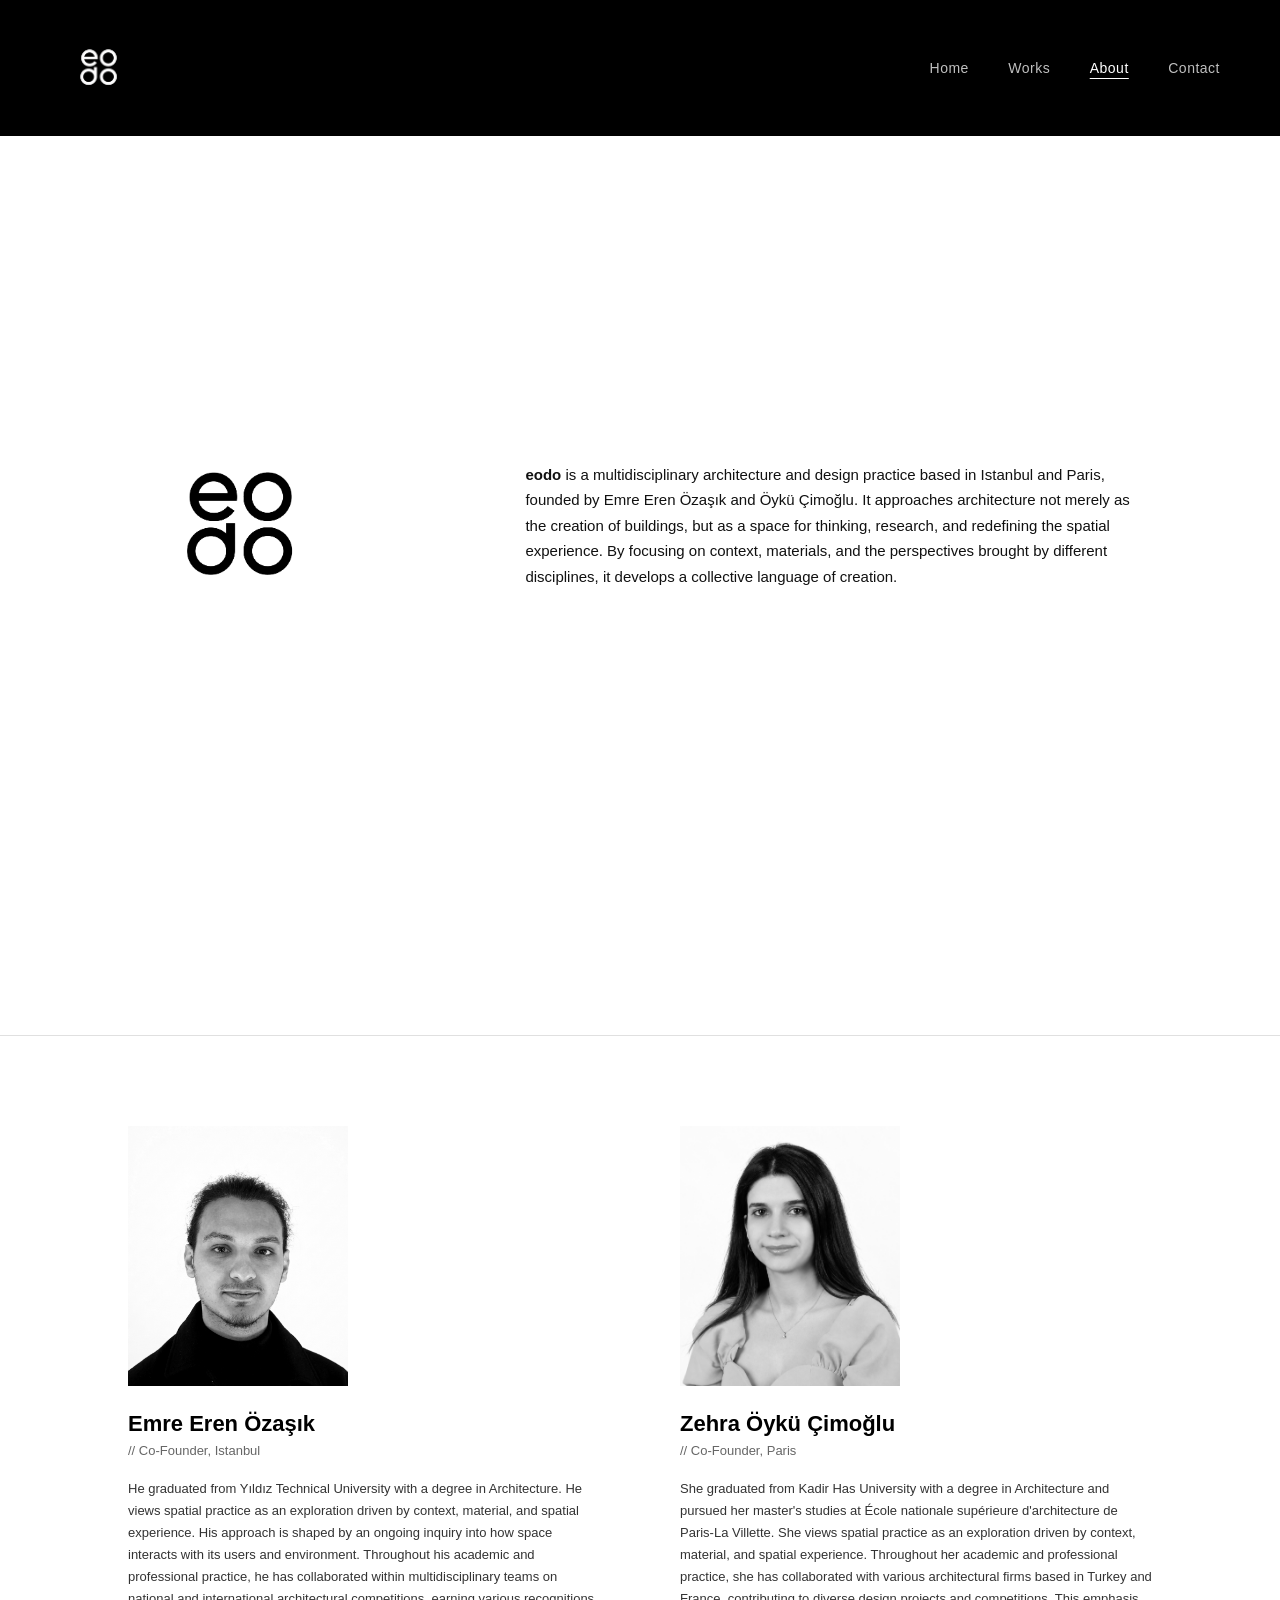
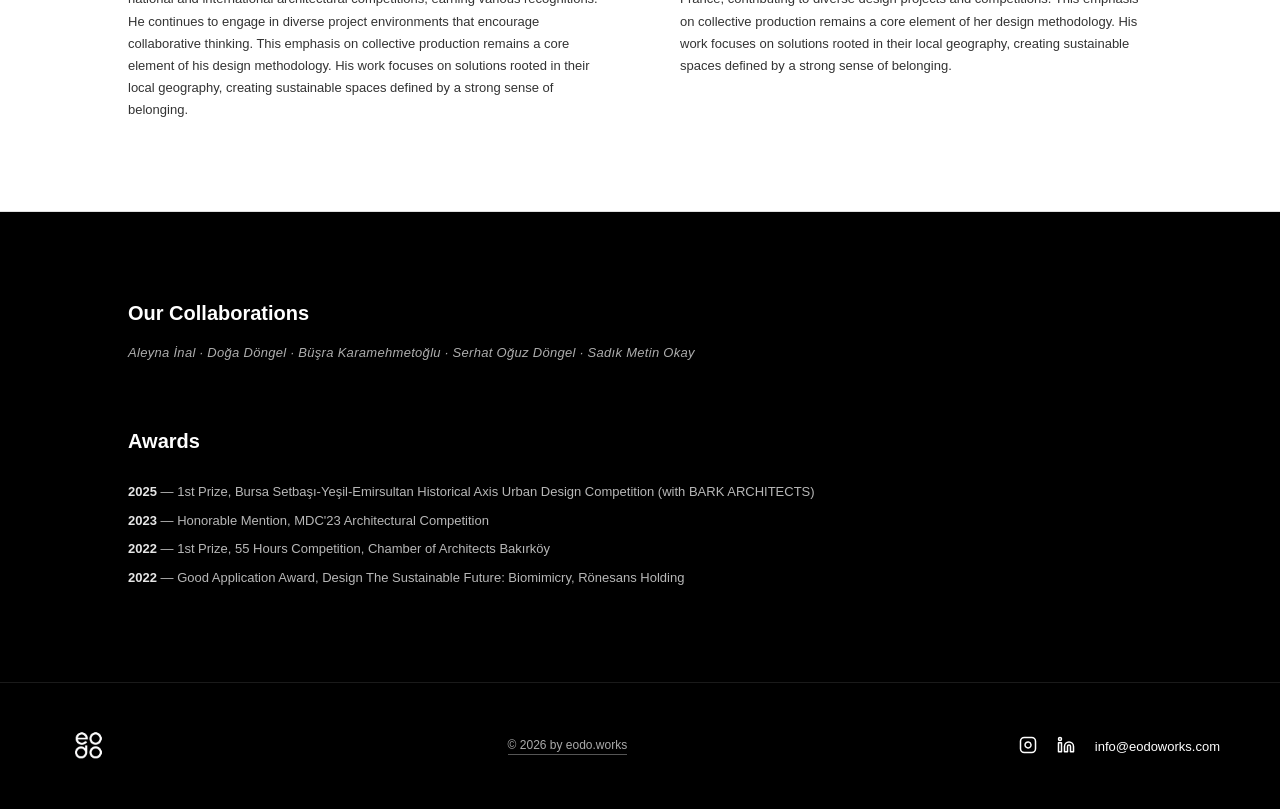
<file: about.html>
<!DOCTYPE html>
<html lang="en">
<head>
    <meta charset="UTF-8">
    <meta name="viewport" content="width=device-width, initial-scale=1.0">
    <title>eodo — Architecture, Design, Research, Urbanism</title>
    <meta name="description" content="eodo is an independent architectural and design practice based in Istanbul and Paris, founded by Emre Eren Özaşık and Öykü Çimoğlu.">
    <meta name="keywords" content="eodo, eodoworks, eodo works, mimarlık pratiği, architecture practice, istanbul, paris, emre eren özaşık, öykü çimoğlu">
    
    <!-- Google ve Sosyal Medya Önizleme Etiketleri -->
    <meta property="og:title" content="eodo — Architecture & Design Practice">
    <meta property="og:description" content="Independent architectural and design practice operating across Istanbul and Paris.">
    <meta property="og:url" content="https://eodoworks.com/">
    <meta property="og:type" content="website">

    <link rel="icon" type="image/png" href="favicon.png">
    <link rel="stylesheet" href="style.css">
</head>
<script>
    // Sağ tık menüsünü engelleme
    document.addEventListener('contextmenu', function(e) {
        e.preventDefault();
    });

    // Klavye üzerinden görsel sürükleme veya kaydetme kısayollarını engelleme
    document.addEventListener('dragstart', function(e) {
        if (e.target.nodeName === 'IMG' || e.target.nodeName === 'VIDEO') {
            e.preventDefault();
        }
    });
</script>
<body>

    <header>
        <a href="index.html" class="nav-logo">
            <img src="logo-white.png" alt="eodo">
        </a>
        <nav>
            <a href="index.html">Home</a>
            <a href="works.html">Works</a>
            <a href="about.html" class="active">About</a>
            <a href="contact.html">Contact</a>
        </nav>
    </header>

    <main>
        <!-- Üst Bölüm (İlk Ekran - Sadece Yatay Logo ve Manifest) -->
        <section class="bg-white" style="min-height: 100vh; display: flex; flex-direction: column; justify-content: center; padding: 60px 10%; border-bottom: 1px solid #e0e0e0;">
            <div class="about-intro-container" style="display: flex; gap: 60px; align-items: center;">
                <div style="width: 35%;">
                    <img src="logo-black.png" alt="eodo" style="width: 220px; height: auto; display: block;">
                </div>
                <p style="width: 65%; font-size: 15px; line-height: 1.7; color: #111111;">
                    <strong>eodo</strong> is a multidisciplinary architecture and design practice based in Istanbul and Paris, founded by Emre Eren Özaşık and Öykü Çimoğlu. It approaches architecture not merely as the creation of buildings, but as a space for thinking, research, and redefining the spatial experience. By focusing on context, materials, and the perspectives brought by different disciplines, it develops a collective language of creation.
                </p>
            </div>
        </section>

        <!-- Orta Bölüm (Beyaz Arka Plan - Kurucular) -> Efektli -->
        <section class="bg-white scroll-reveal" style="padding: 90px 10%; border-bottom: 1px solid #e0e0e0;">
            <div class="founders-container" style="display: flex; gap: 80px;">
                <!-- Emre Eren Özaşık -->
                <div class="founder-card" style="flex: 1;">
                    <img src="emre.jpg" alt="Emre Eren Özaşık" style="width: 220px; height: 260px; object-fit: cover; filter: grayscale(100%); margin-bottom: 25px; display: block;">
                    <h3 style="font-size: 22px; font-weight: bold; margin-bottom: 6px; color: #000000;">Emre Eren Özaşık</h3>
                    <p style="font-size: 13px; color: #666666; margin-bottom: 20px;">// Co-Founder, Istanbul</p>
                    <p style="font-size: 13px; line-height: 1.7; color: #333333;">
                        He graduated from Yıldız Technical University with a degree in Architecture. He views spatial practice as an exploration driven by context, material, and spatial experience. His approach is shaped by an ongoing inquiry into how space interacts with its users and environment. Throughout his academic and professional practice, he has collaborated within multidisciplinary teams on national and international architectural competitions, earning various recognitions. He continues to engage in diverse project environments that encourage collaborative thinking. This emphasis on collective production remains a core element of his design methodology. His work focuses on solutions rooted in their local geography, creating sustainable spaces defined by a strong sense of belonging.
                    </p>
                </div>

                <!-- Zehra Öykü Çimoğlu -->
                <div class="founder-card" style="flex: 1;">
                    <img src="oyku.jpg" alt="Zehra Öykü Çimoğlu" style="width: 220px; height: 260px; object-fit: cover; filter: grayscale(100%); margin-bottom: 25px; display: block;">
                    <h3 style="font-size: 22px; font-weight: bold; margin-bottom: 6px; color: #000000;">Zehra Öykü Çimoğlu</h3>
                    <p style="font-size: 13px; color: #666666; margin-bottom: 20px;">// Co-Founder, Paris</p>
                    <p style="font-size: 13px; line-height: 1.7; color: #333333;">
                        She graduated from Kadir Has University with a degree in Architecture and pursued her master's studies at École nationale supérieure d'architecture de Paris-La Villette. She views spatial practice as an exploration driven by context, material, and spatial experience. Throughout her academic and professional practice, she has collaborated with various architectural firms based in Turkey and France, contributing to diverse design projects and competitions. This emphasis on collective production remains a core element of her design methodology. His work focuses on solutions rooted in their local geography, creating sustainable spaces defined by a strong sense of belonging.
                    </p>
                </div>
            </div>
        </section>

        <!-- Alt Bölüm (Siyah Arka Plan - Our Collaborations & Awards) -> Efektli -->
        <section class="bg-black scroll-reveal" style="padding: 90px 10%;">
            <div style="margin-bottom: 70px;">
                <h3 style="font-size: 20px; font-weight: bold; margin-bottom: 20px; color: #ffffff;">Our Collaborations</h3>
                <p style="font-size: 13px; opacity: 0.85; font-style: italic; letter-spacing: 0.3px; color: #cccccc;">
                    Aleyna İnal · Doğa Döngel · Büşra Karamehmetoğlu · Serhat Oğuz Döngel · Sadık Metin Okay
                </p>
            </div>

            <div>
                <h3 style="font-size: 20px; font-weight: bold; margin-bottom: 25px; color: #ffffff;">Awards</h3>
                <ul style="list-style: none; font-size: 13px; line-height: 2.2; opacity: 0.9; color: #cccccc;">
                    <li><strong style="color: #ffffff;">2025</strong> — 1st Prize, Bursa Setbaşı-Yeşil-Emirsultan Historical Axis Urban Design Competition (with BARK ARCHITECTS)</li>
                    <li><strong style="color: #ffffff;">2023</strong> — Honorable Mention, MDC'23 Architectural Competition</li>
                    <li><strong style="color: #ffffff;">2022</strong> — 1st Prize, 55 Hours Competition, Chamber of Architects Bakırköy</li>
                    <li><strong style="color: #ffffff;">2022</strong> — Good Application Award, Design The Sustainable Future: Biomimicry, Rönesans Holding</li>
                </ul>
            </div>
        </section>
    </main>

    <!-- Home ve About Sayfalarına Özel Siyah Footer -->
    <footer class="home-footer">
        <div class="footer-logo">
            <img src="logo-white.png" alt="eodo">
        </div>
        <div class="footer-copy">© 2026 by eodo.works</div>
        <div class="footer-right">
            <a href="https://www.instagram.com/eodo.works/" target="_blank" aria-label="Instagram">
                <svg width="18" height="18" viewBox="0 0 24 24" fill="none" stroke="currentColor" stroke-width="2"><rect x="2" y="2" width="20" height="20" rx="5" ry="5"></rect><path d="M16 11.37A4 4 0 1 1 12.63 8 4 4 0 0 1 16 11.37z"></path><line x1="17.5" y1="6.5" x2="17.51" y2="6.5"></line></svg>
            </a>
            <a href="https://www.linkedin.com/company/eodoworks/" target="_blank" aria-label="LinkedIn">
                <svg width="18" height="18" viewBox="0 0 24 24" fill="none" stroke="currentColor" stroke-width="2" stroke-linecap="round" stroke-linejoin="round"><path d="M16 8a6 6 0 0 1 6 6v7h-4v-7a2 2 0 0 0-2-2 2 2 0 0 0-2 2v7h-4v-7a6 6 0 0 1 6-6z"></path><rect x="2" y="9" width="4" height="12"></rect><circle cx="4" cy="4" r="2"></circle></svg>
            </a>
            <a href="mailto:info@eodoworks.com">info@eodoworks.com</a>
        </div>
    </footer>

    <!-- Scroll Animasyon Scripti -->
    <script>
        document.addEventListener("DOMContentLoaded", function() {
            const observerOptions = {
                root: null,
                rootMargin: '0px',
                threshold: 0.15
            };

            const observer = new IntersectionObserver((entries, observer) => {
                entries.forEach(entry => {
                    if (entry.isIntersecting) {
                        entry.target.classList.add('visible');
                        observer.unobserve(entry.target);
                    }
                });
            }, observerOptions);

            document.querySelectorAll('.scroll-reveal').forEach(section => {
                observer.observe(section);
            });
        });
    </script>

</body>
</html>
</file>
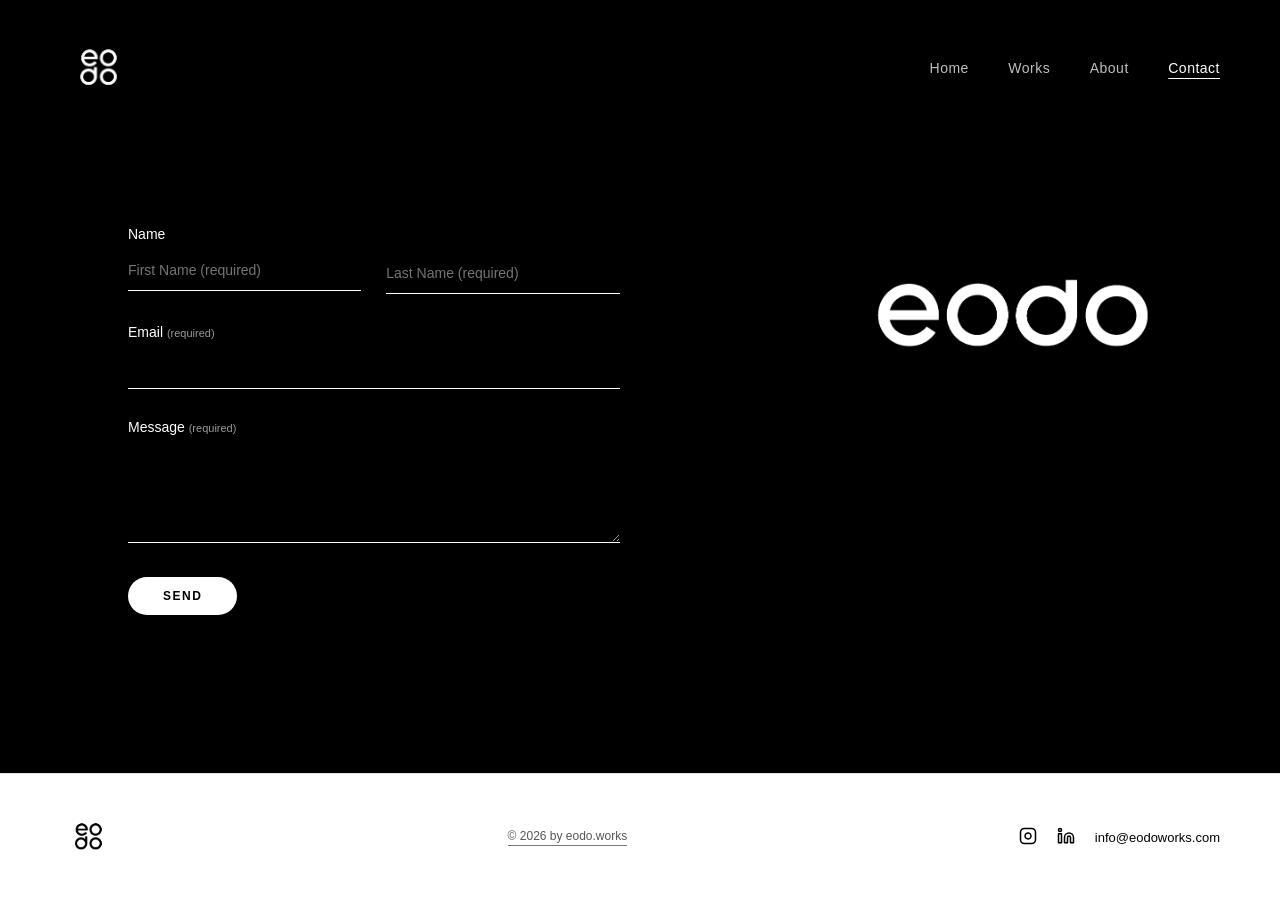
<file: contact.html>
<!DOCTYPE html>
<html lang="en">
<head>
    <meta charset="UTF-8">
    <meta name="viewport" content="width=device-width, initial-scale=1.0">
    <title>eodo — Architecture, Design, Research, Urbanism</title>
    <link rel="icon" type="image/png" href="favicon.png">
    <meta name="description" content="eodo is an independent architectural and design practice based in Istanbul and Paris, founded by Emre Eren Özaşık and Öykü Çimoğlu.">
    <meta name="keywords" content="eodo, eodoworks, eodo works, mimarlık pratiği, architecture practice, istanbul, paris, emre eren özaşık, öykü çimoğlu">
    
    <!-- Google ve Sosyal Medya Önizleme Etiketleri -->
    <meta property="og:title" content="eodo — Architecture & Design Practice">
    <meta property="og:description" content="Independent architectural and design practice operating across Istanbul and Paris.">
    <meta property="og:url" content="https://eodoworks.com/">
    <meta property="og:type" content="website">

    <link rel="stylesheet" href="style.css">
</head>
    <script>
    // Sağ tık menüsünü engelleme
    document.addEventListener('contextmenu', function(e) {
        e.preventDefault();
    });

    // Klavye üzerinden görsel sürükleme veya kaydetme kısayollarını (Ctrl+S vb. değil ama sürüklemeyi) engelleme
    document.addEventListener('dragstart', function(e) {
        if (e.target.nodeName === 'IMG' || e.target.nodeName === 'VIDEO') {
            e.preventDefault();
        }
    });
</script>
<body>

    <header>
        <a href="index.html" class="nav-logo">
            <img src="logo-white.png" alt="eodo">
        </a>
        <nav>
            <a href="index.html">Home</a>
            <a href="works.html">Works</a>
            <a href="about.html">About</a>
            <a href="contact.html" class="active">Contact</a>
        </nav>
    </header>

    <main class="bg-black">
        <div class="contact-container">
            
            <!-- Sol Alan (Mobilde Alt Alan): İletişim Formu -->
            <div class="contact-form-wrapper">
                <form action="https://formsubmit.co/info@eodoworks.com" method="POST">
                    
                    <!-- E-posta Konu Başlığı Ayarı -->
                    <input type="hidden" name="_subject" value="New Contact Form Submission — eodoworks.com">
                    <!-- Spam Bot Koruması & Otomatik Yanıt Geçişi -->
                    <input type="hidden" name="_captcha" value="false">

                    <div class="form-row">
                        <div class="form-group">
                            <label>Name</label>
                            <input type="text" name="First Name" placeholder="First Name (required)" required>
                        </div>
                        <div class="form-group" style="margin-top: 27px;">
                            <input type="text" name="Last Name" placeholder="Last Name (required)" required>
                        </div>
                    </div>

                    <div class="form-group">
                        <label>Email <span style="font-size: 11px; opacity: 0.6;">(required)</span></label>
                        <input type="email" name="Email" required>
                    </div>

                    <div class="form-group">
                        <label>Message <span style="font-size: 11px; opacity: 0.6;">(required)</span></label>
                        <textarea name="Message" required></textarea>
                    </div>

                    <button type="submit" class="btn-send">SEND</button>
                </form>
            </div>

            <!-- Sağ Alan (Mobilde Üst/Orta Alan): Beyaz Logo -->
            <div class="contact-logo-wrapper">
                <img src="home-logo.png" alt="eodo" style="width: 280px; height: auto;">
            </div>

        </div>
    </main>

    <footer>
        <div class="footer-logo">
            <img src="logo-black.png" alt="eodo">
        </div>
        <div class="footer-copy">© 2026 by eodo.works</div>
        <div class="footer-right">
            <a href="https://www.instagram.com/eodo.works/" target="_blank" aria-label="Instagram">
                <svg width="18" height="18" viewBox="0 0 24 24" fill="none" stroke="currentColor" stroke-width="2"><rect x="2" y="2" width="20" height="20" rx="5" ry="5"></rect><path d="M16 11.37A4 4 0 1 1 12.63 8 4 4 0 0 1 16 11.37z"></path><line x1="17.5" y1="6.5" x2="17.51" y2="6.5"></line></svg>
            </a>
            <a href="https://www.linkedin.com/company/eodoworks/" target="_blank" aria-label="LinkedIn">
                <svg width="18" height="18" viewBox="0 0 24 24" fill="none" stroke="currentColor" stroke-width="2" stroke-linecap="round" stroke-linejoin="round"><path d="M16 8a6 6 0 0 1 6 6v7h-4v-7a2 2 0 0 0-2-2 2 2 0 0 0-2 2v7h-4v-7a6 6 0 0 1 6-6z"></path><rect x="2" y="9" width="4" height="12"></rect><circle cx="4" cy="4" r="2"></circle></svg>
            </a>
            <a href="mailto:info@eodoworks.com">info@eodoworks.com</a>
        </div>
    </footer>

</body>
</html>
</file>
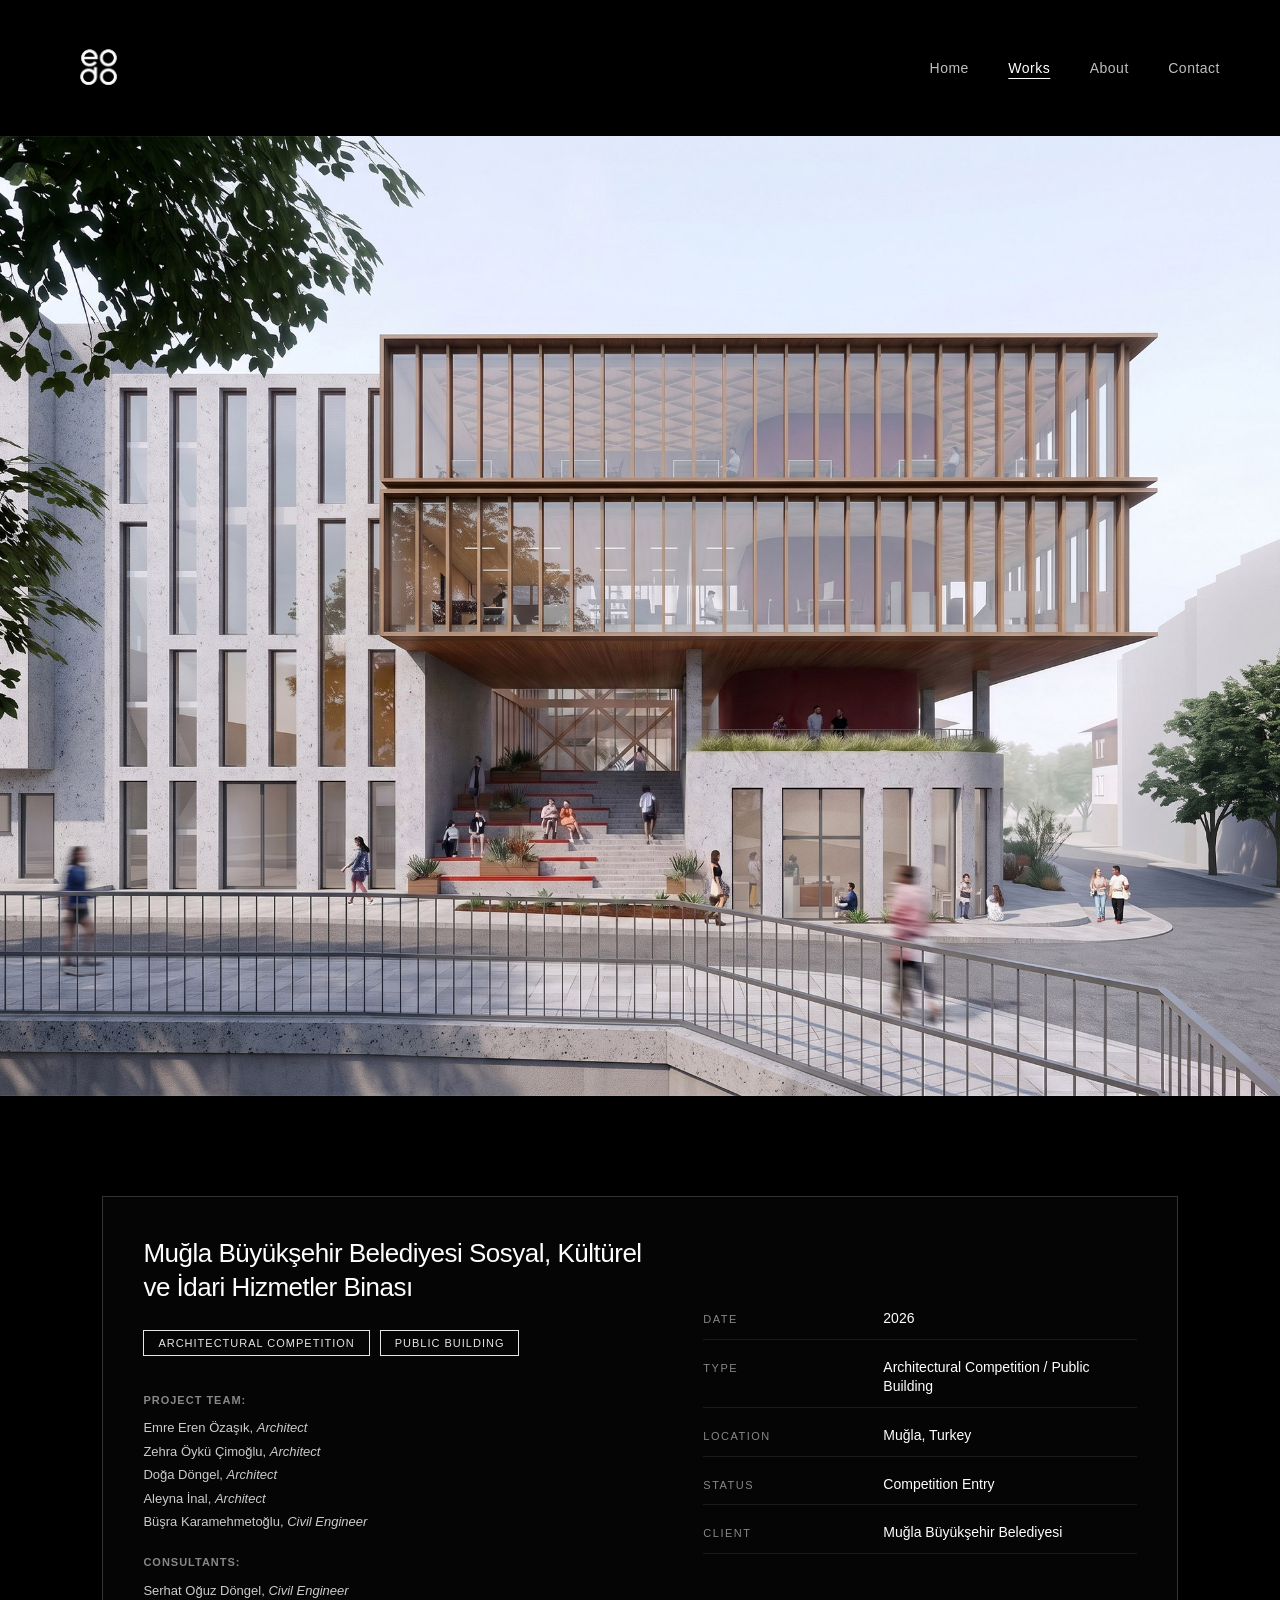
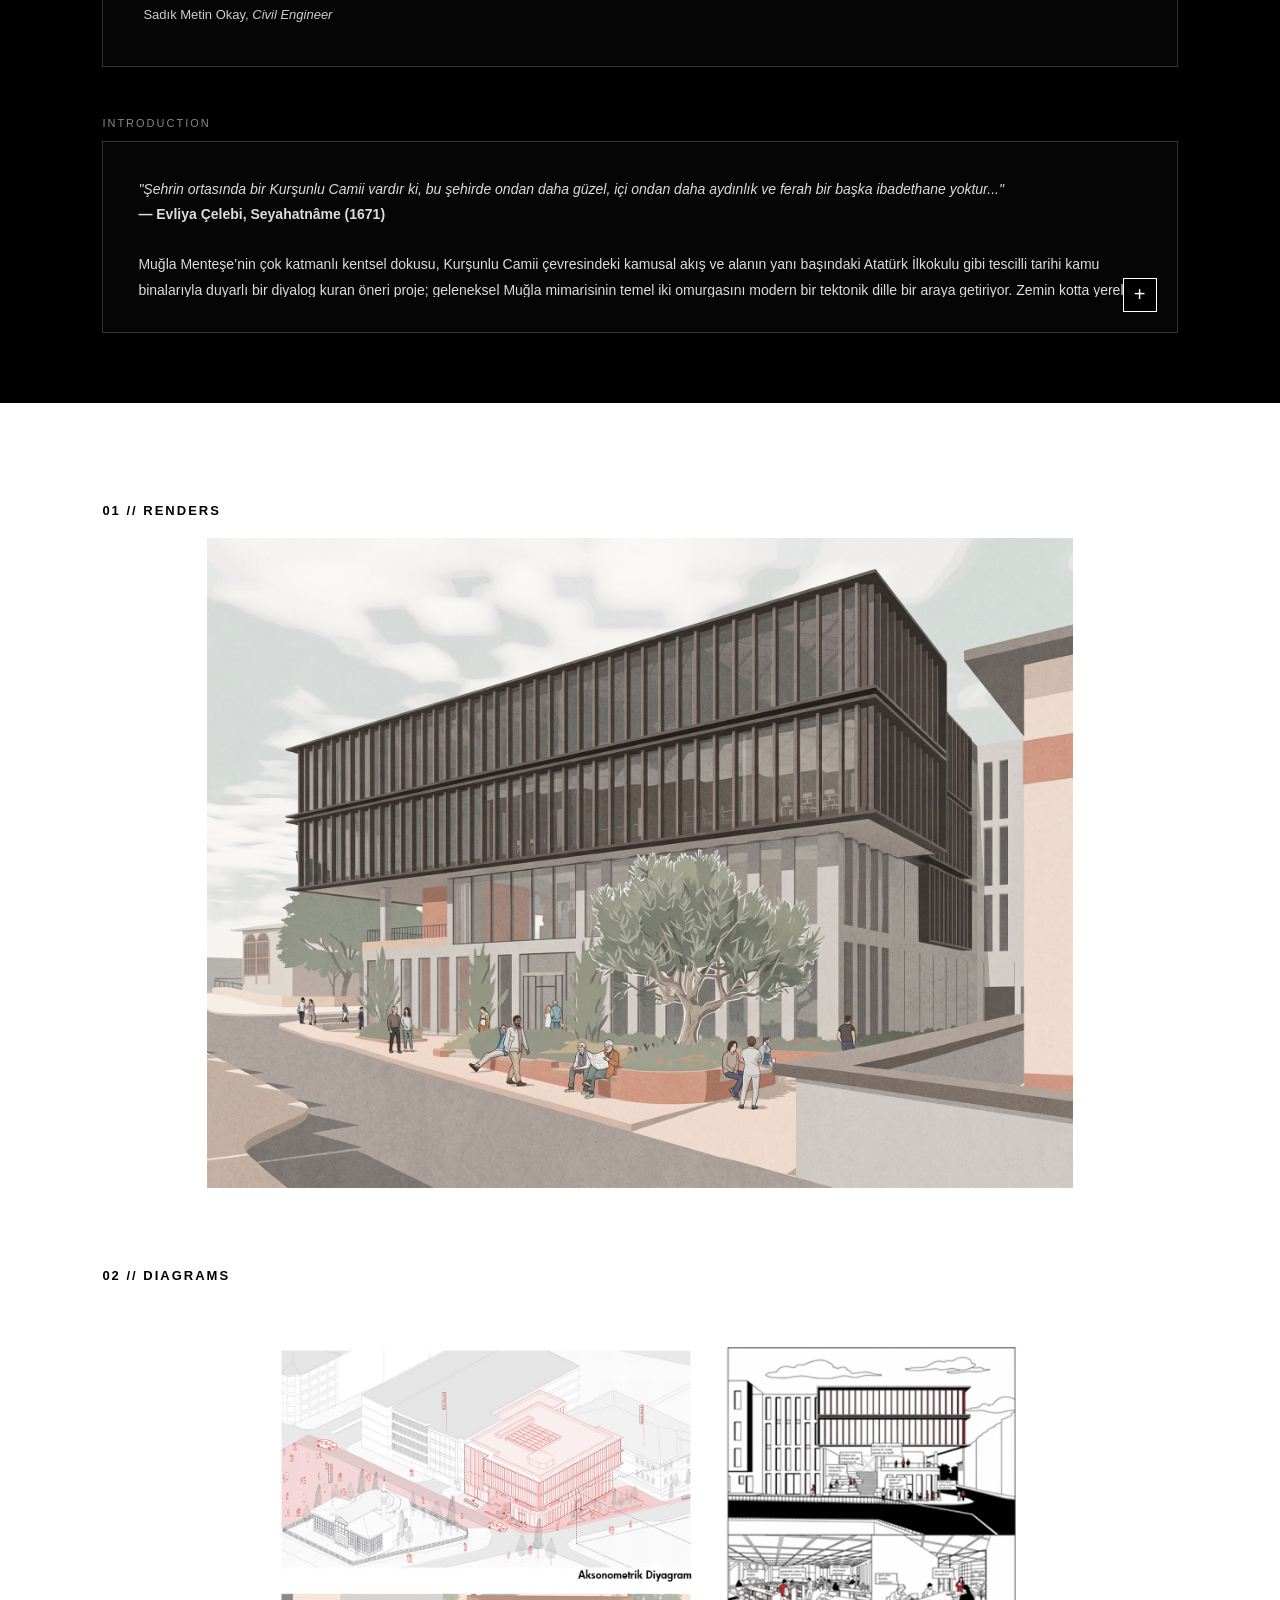
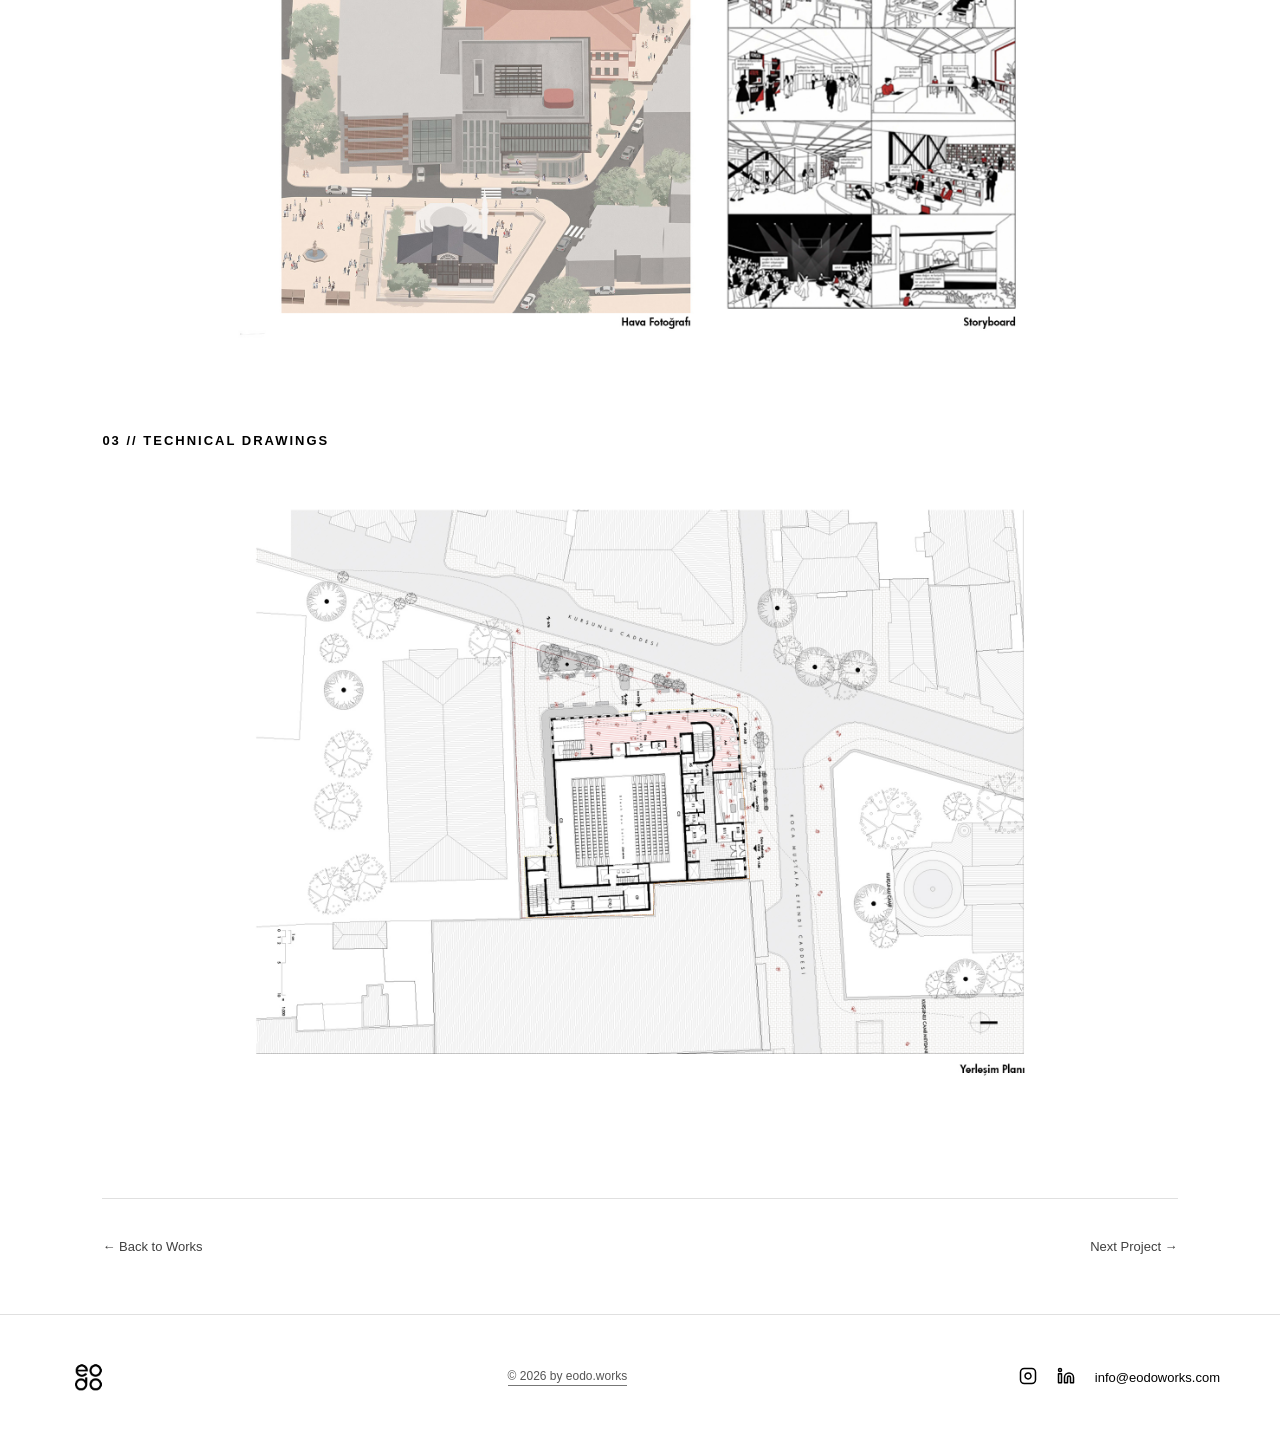
<file: mugla-sosyal-idari-bina.html>
<!DOCTYPE html>
<html lang="en">
<head>
    <meta charset="UTF-8">
    <meta name="viewport" content="width=device-width, initial-scale=1.0">
    <title>eodo — Architecture, Design, Research, Urbanism</title>
    <link rel="icon" type="image/png" href="favicon.png">
    <meta name="description" content="eodo is an independent architectural and design practice based in Istanbul and Paris, founded by Emre Eren Özaşık and Öykü Çimoğlu.">
    <meta name="keywords" content="eodo, eodoworks, eodo works, mimarlık pratiği, architecture practice, istanbul, paris, emre eren özaşık, öykü çimoğlu">
    
    <!-- Google ve Sosyal Medya Önizleme Etiketleri -->
    <meta property="og:title" content="eodo — Architecture & Design Practice">
    <meta property="og:description" content="Independent architectural and design practice operating across Istanbul and Paris.">
    <meta property="og:url" content="https://eodoworks.com/">
    <meta property="og:type" content="website">

    <link rel="stylesheet" href="style.css">
</head>
<body>

    <header>
        <a href="index.html" class="nav-logo">
            <img src="logo-white.png" alt="eodo">
        </a>
        <nav>
            <a href="index.html">Home</a>
            <a href="works.html" class="active">Works</a>
            <a href="about.html">About</a>
            <a href="contact.html">Contact</a>
        </nav>
    </header>

    <main class="bg-black">
        
        <!-- Sayfa Girişi: Kapak Render'ı (Siyah Bölüm) -->
        <div class="project-hero-cover">
            <img src="projects/mugla/cover.jpg" alt="Muğla Sosyal ve İdari Hizmetler Binası - Cover">
        </div>

        <!-- Üst Siyah Bölüm: Künye Tablosu ve Introduction -->
        <div class="project-detail-container">
            
            <!-- Tablo Düzeninde Künye -->
            <div class="project-header-grid">
                <div class="project-left-col">
                    <h1>Muğla Büyükşehir Belediyesi Sosyal, Kültürel ve İdari Hizmetler Binası</h1>
                    
                    <div class="project-tags">
                        <span class="tag-box">ARCHITECTURAL COMPETITION</span>
                        <span class="tag-box">PUBLIC BUILDING</span>
                    </div>

                    <div class="team-list-section">
                        <h4>Project Team:</h4>
                        <p>Emre Eren Özaşık, <i>Architect</i></p>
                        <p>Zehra Öykü Çimoğlu, <i>Architect</i></p>
                        <p>Doğa Döngel, <i>Architect</i></p>
                        <p>Aleyna İnal, <i>Architect</i></p>
                        <p>Büşra Karamehmetoğlu, <i>Civil Engineer</i></p>

                        <h4>Consultants:</h4>
                        <p>Serhat Oğuz Döngel, <i>Civil Engineer</i></p>
                        <p>Sadık Metin Okay, <i>Civil Engineer</i></p>
                    </div>
                </div>

                <div class="project-specs-table">
                    <div class="spec-row">
                        <span class="spec-label">DATE</span>
                        <span class="spec-value">2026</span>
                    </div>
                    <div class="spec-row">
                        <span class="spec-label">TYPE</span>
                        <span class="spec-value">Architectural Competition / Public Building</span>
                    </div>
                    <div class="spec-row">
                        <span class="spec-label">LOCATION</span>
                        <span class="spec-value">Muğla, Turkey</span>
                    </div>
                    <div class="spec-row">
                        <span class="spec-label">STATUS</span>
                        <span class="spec-value">Competition Entry</span>
                    </div>
                    <div class="spec-row">
                        <span class="spec-label">CLIENT</span>
                        <span class="spec-value">Muğla Büyükşehir Belediyesi</span>
                    </div>
                </div>
            </div>

            <!-- INTRODUCTION (Genişletilebilir Proje Raporu) -->
            <div class="intro-section">
                <div class="intro-title">INTRODUCTION</div>
                <div class="intro-box" id="introBox">
                    <div class="intro-content">
                        <p>
                            <i>"Şehrin ortasında bir Kurşunlu Camii vardır ki, bu şehirde ondan daha güzel, içi ondan daha aydınlık ve ferah bir başka ibadethane yoktur..."</i><br>
                            <strong>— Evliya Çelebi, Seyahatnâme (1671)</strong>
                        </p>
                        <br>
                        <p>
                            Muğla Menteşe’nin çok katmanlı kentsel dokusu, Kurşunlu Camii çevresindeki kamusal akış ve alanın yanı başındaki Atatürk İlkokulu gibi tescilli tarihi kamu binalarıyla duyarlı bir diyalog kuran öneri proje; geleneksel Muğla mimarisinin temel iki omurgasını modern bir tektonik dille bir araya getiriyor. Zemin kotta yerel taş malzeme kaplı cephenin masif ağırlığı ve arkatlı yapısı kamu kimliğini vurgularken; üst katlarda geleneksel ahşap karkasın (bağdadi) modern ve sürdürülebilir CLT (Cross-Laminated Timber) ve Glulam teknolojisiyle yeniden yorumlandığı hafif, şeffaf ve modüler cephe dili yükseliyor. Taklitçi bir tarihselcilikten uzak durarak malzemenin dürüstçe sergilendiği özgün bir kamusal odak olarak kente eklemlenen yapıda; zemin kat ve masif cepheli kütle (betonarme İdari Hizmetler bloğu), Muğla'nın yerel taş mimarisine referans veren açık renkli, ritmik dikey yırtıkları olan masif doğal taş (traverten/kalker) kaplama ile kurgulanarak komşu parseldeki yapılar ve sokak dokusunda süreklilik sağlıyor. Kültür kütlesi ile İdari Hizmetler kütlesi arasında oluşturulan geniş kamusal dış merdiven (kentsel amfi) ise sokağın dinamizmini ve kaldırım akışını içeri davet ederek Evliya Çelebi’nin övdüğü "aydınlık ve ferahlık" hissini dikey bir kamusal "hayat" boşluğu olarak yeniden yorumluyor ve kentli için Kurşunlu Camii kubbesini ile Muğla siluetini izleyebilecekleri dikey bir seyir noktası oluşturuyor.
                        </p>
                        <br>
                        <p>
                            Projenin karmaşık program gereksinimleri (sosyal, kültürel ve idari birimler), yapının tektonik katmanlaşmasıyla birebir örtüşen bir hiyerarşiyle çözülmüştür. Zemin kat ±0.00 kotunda (+661.00 m) ritmik taş cephenin gerisinde şeffaf fuaye, sergi ve buluşma alanları kurgulanırken; eğimin geçiş noktasına yerleştirilen Kafe, kentsel amfi ile bütünleşerek ortak bir kamusal forum oluşturuyor. Doğal topografya eğimiyle uyumlu olarak +1.00 kotundan (+662.00 m) idari hizmet birimlerine ayrı bir giriş sunuluyor. Yapının betonarme servis kütlesiyle entegre çalışan Black Box ve Esnek Salonlar, katlanır/teleskobik tribün sistemleri sayesinde tek bir hareketle düz bir sergi/etkinlik alanından 200+ kişilik bir oditoryuma dönüştürülebiliyor. Masif bazanın üzerinden üst katlardaki kütüphaneye ve teras katına doğru dikey bir omurga oluşturan akışkan formlu, kiremit rengi/kırmızı çekirdek, yapının dikey sirkülasyon merkezini kurgulayıp kullanıcıya sezgisel bir yönelim sunarken, aynı zamanda atölye ve kütüphane katlarını oluşturan CLT/Glulam strüktüre sahip kütleyi taşıyan betonarme çekirdek görevini görüyor. Tamamen ahşap strüktürlü kütüphane, çalışma alanları ve atölyeleri barındıran üst iki katın en üst kotu; yarı saydam ve dikey ahşap finli cephesiyle gün boyunca içeriye homojen bir çalışma ışığı alırken, gece iç aydınlatmasıyla dışarıya ışık yayarak kentin siluetinde süzülen bir "bilgi fenerine" dönüşüyor. Kütlenin genel tasarımı taş baza üzerine ahşap çatkı ve hımış sistemi ile yükselen geleneksel Türk Evi konut mimarisiyle diyalog kurarken; kat aralarında kullanılan koyu tonlu, ince kesitli yatay saçak hatları yapının kütlesel yüksekliğini kırarak insani bir ölçek sunuyor. Üst katların cephesinde, kaset ızgara tavanlarında ve çapraz strüktürlerinde kullanılan masif ahşap malzeme tektoniği ise iç mekanda sıcak, insan odaklı ve akustik açıdan konforlu bir atmosfer sağlıyor.
                        </p>
                    </div>
                    <button class="intro-toggle-btn" onclick="toggleIntro()" id="introBtn">+</button>
                </div>
            </div>

        </div>

        <!-- Alt Beyaz Bölüm: Galeriler (Renders, Diagrams, Technical Drawings) -->
        <div class="project-galleries-white-section">
            <div class="project-detail-container">
                
                <!-- KATEGORİ 1: RENDERS -->
                <div class="gallery-category-section">
                    <div class="category-header-clean">
                        <div class="category-title">01 // RENDERS</div>
                    </div>
                    <div class="bark-slider-wrapper">
                        <img id="renders-img" src="projects/mugla/renders/1.jpg" onclick="changeSlide('renders', 1)" onerror="handleImgError('renders')" alt="Render Image">
                    </div>
                </div>

                <!-- KATEGORİ 2: DIAGRAMS -->
                <div class="gallery-category-section">
                    <div class="category-header-clean">
                        <div class="category-title">02 // DIAGRAMS</div>
                    </div>
                    <div class="bark-slider-wrapper">
                        <img id="diagrams-img" src="projects/mugla/diagrams/1.jpg" onclick="changeSlide('diagrams', 1)" onerror="handleImgError('diagrams')" alt="Diagram Image">
                    </div>
                </div>

                <!-- KATEGORİ 3: TECHNICAL DRAWINGS -->
                <div class="gallery-category-section">
                    <div class="category-header-clean">
                        <div class="category-title">03 // TECHNICAL DRAWINGS</div>
                    </div>
                    <div class="bark-slider-wrapper">
                        <img id="drawings-img" src="projects/mugla/drawings/1.jpg" onclick="changeSlide('drawings', 1)" onerror="handleImgError('drawings')" alt="Technical Drawing Image">
                    </div>
                </div>

                <!-- Navigasyon -->
                <div class="project-nav">
                    <a href="works.html">← Back to Works</a>
                    <a href="#">Next Project →</a>
                </div>

            </div>
        </div>

    </main>

    <footer>
        <div class="footer-logo">
            <img src="logo-black.png" alt="eodo">
        </div>
        <div class="footer-copy">© 2026 by eodo.works</div>
        <div class="footer-right">
            <a href="https://www.instagram.com/eodo.works/" target="_blank" aria-label="Instagram">
                <svg width="18" height="18" viewBox="0 0 24 24" fill="none" stroke="currentColor" stroke-width="2"><rect x="2" y="2" width="20" height="20" rx="5" ry="5"></rect><path d="M16 11.37A4 4 0 1 1 12.63 8 4 4 0 0 1 16 11.37z"></path><line x1="17.5" y1="6.5" x2="17.51" y2="6.5"></line></svg>
            </a>
            <a href="https://www.linkedin.com/company/eodoworks/" target="_blank" aria-label="LinkedIn">
                <svg width="18" height="18" viewBox="0 0 24 24" fill="none" stroke="currentColor" stroke-width="2" stroke-linecap="round" stroke-linejoin="round"><path d="M16 8a6 6 0 0 1 6 6v7h-4v-7a2 2 0 0 0-2-2 2 2 0 0 0-2 2v7h-4v-7a6 6 0 0 1 6-6z"></path><rect x="2" y="9" width="4" height="12"></rect><circle cx="4" cy="4" r="2"></circle></svg>
            </a>
            <a href="mailto:info@eodoworks.com">info@eodoworks.com</a>
        </div>
    </footer>

    <!-- Slider & Intro Kod Mantığı -->
    <script>
        const categories = {
            renders: { folder: 'projects/mugla/renders/', index: 1 },
            diagrams: { folder: 'projects/mugla/diagrams/', index: 1 },
            drawings: { folder: 'projects/mugla/drawings/', index: 1 }
        };

        function changeSlide(category, direction) {
            const cat = categories[category];
            if (!cat) return;

            cat.index += direction;
            if (cat.index < 1) cat.index = 1;

            updateCategoryDisplay(category);
        }

        function handleImgError(category) {
            const cat = categories[category];
            if (cat && cat.index > 1) {
                cat.index = 1; // Resim bittiğinde otomatik başa (1.jpg'ye) döner
                updateCategoryDisplay(category);
            }
        }

        function updateCategoryDisplay(category) {
            const cat = categories[category];
            const imgEl = document.getElementById(category + '-img');

            if (imgEl) imgEl.src = cat.folder + cat.index + '.jpg';
        }

        function toggleIntro() {
            const box = document.getElementById('introBox');
            const btn = document.getElementById('introBtn');
            box.classList.toggle('expanded');
            btn.innerText = box.classList.contains('expanded') ? '−' : '+';
        }
    </script>

</body>
</html>
</file>
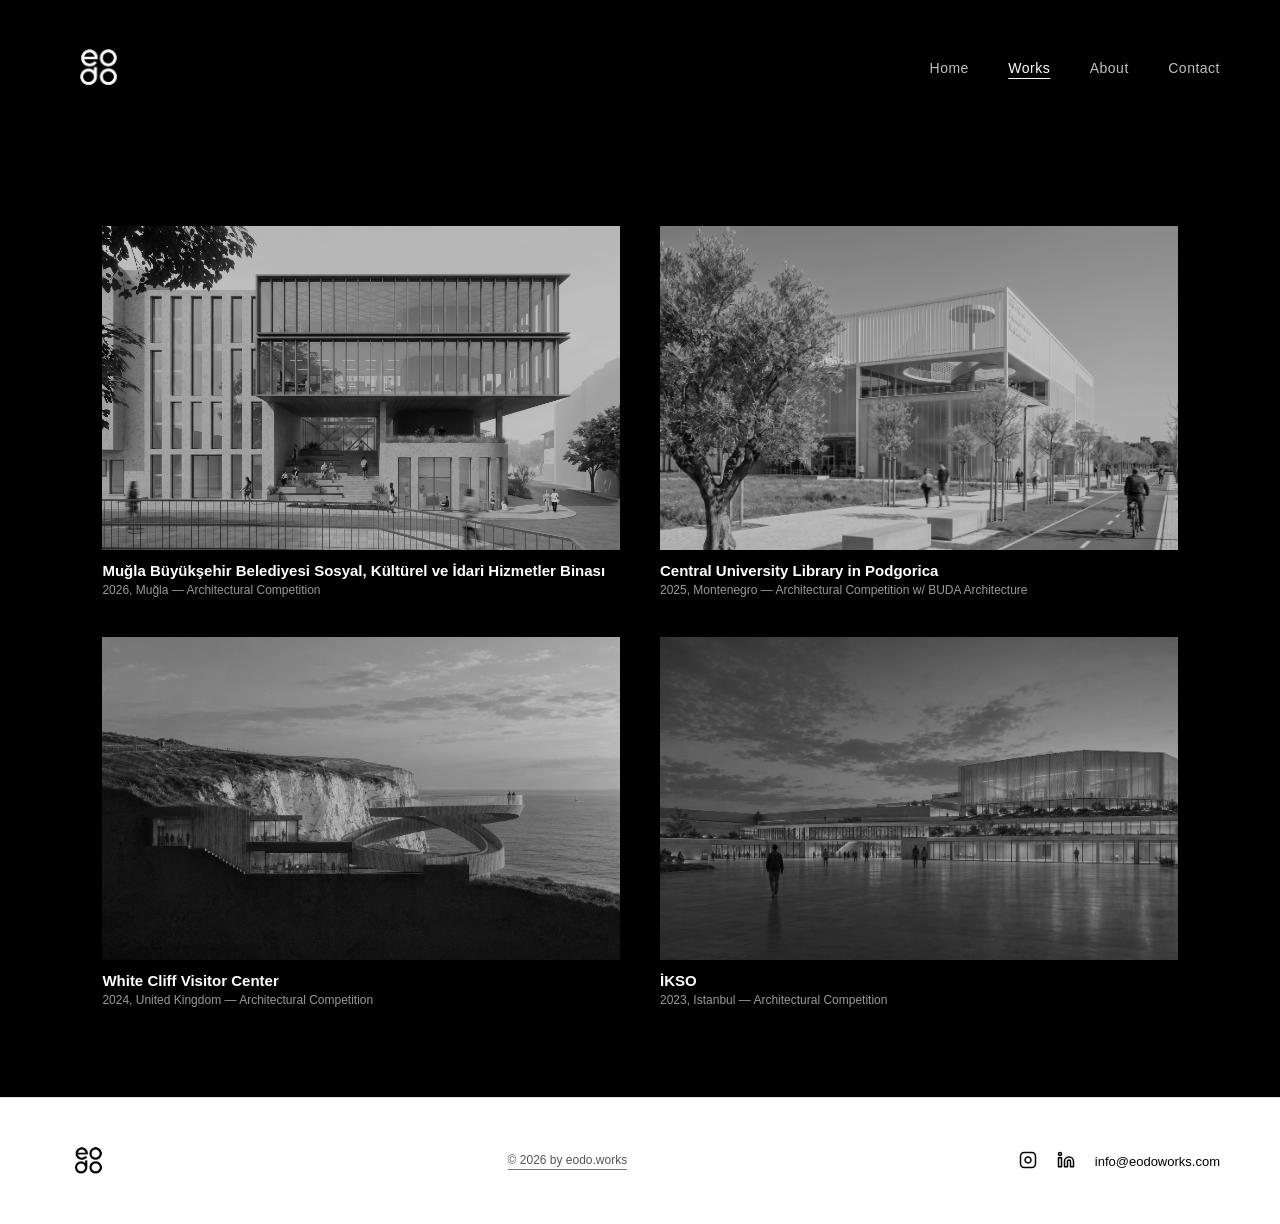
<file: works.html>
<!DOCTYPE html>
<html lang="en">
<head>
    <meta charset="UTF-8">
    <meta name="viewport" content="width=device-width, initial-scale=1.0">
    <title>Works — eodo</title>
    <link rel="icon" type="image/png" href="favicon.png">
    <meta name="description" content="Explore architectural works and competition projects by eodo.">
    <link rel="stylesheet" href="style.css">
</head>
<script>
    // Sağ tık menüsünü engelleme
    document.addEventListener('contextmenu', function(e) {
        e.preventDefault();
    });

    // Görsel sürüklemeyi engelleme
    document.addEventListener('dragstart', function(e) {
        if (e.target.nodeName === 'IMG' || e.target.nodeName === 'VIDEO') {
            e.preventDefault();
        }
    });
</script>
<body>

    <header>
        <a href="index.html" class="nav-logo">
            <img src="logo-white.png" alt="eodo" id="nav-logo-img">
        </a>
        <nav>
            <a href="index.html">Home</a>
            <a href="works.html" class="active">Works</a>
            <a href="about.html">About</a>
            <a href="contact.html">Contact</a>
        </nav>
    </header>

    <main style="padding: 90px 8%;">
        <div class="project-grid">

            <!-- Muğla Büyükşehir Belediyesi Projesi -->
            <a href="mugla-sosyal-idari-bina.html" class="project-card">
                <div class="img-wrapper">
                    <img src="projects/mugla/cover.jpg" alt="Muğla Büyükşehir Belediyesi">
                </div>
                <div class="project-info">
                    <h3>Muğla Büyükşehir Belediyesi Sosyal, Kültürel ve İdari Hizmetler Binası</h3>
                    <p>2026, Muğla — Architectural Competition</p>
                </div>
            </a>

            <!-- Central University Library in Podgorica -->
            <div class="project-card" style="cursor: default;">
                <div class="img-wrapper">
                    <img src="podgorica-library.jpg" alt="Central University Library in Podgorica">
                </div>
                <div class="project-info">
                    <h3>Central University Library in Podgorica</h3>
                    <p>2025, Montenegro — Architectural Competition w/ BUDA Architecture</p>
                </div>
            </div>

            <!-- White Cliff Visitor Center -->
            <div class="project-card" style="cursor: default;">
                <div class="img-wrapper">
                    <img src="whitecliff-cover.jpg" alt="White Cliff Visitor Center">
                </div>
                <div class="project-info">
                    <h3>White Cliff Visitor Center</h3>
                    <p>2024, United Kingdom — Architectural Competition</p>
                </div>
            </div>

            <!-- İKSO -->
            <div class="project-card" style="cursor: default;">
                <div class="img-wrapper">
                    <img src="ikso-cover.jpg" alt="İKSO">
                </div>
                <div class="project-info">
                    <h3>İKSO</h3>
                    <p>2023, Istanbul — Architectural Competition</p>
                </div>
            </div>

        </div>
    </main>

    <footer>
        <div class="footer-logo">
            <img src="logo-black.png" alt="eodo">
        </div>
        <div class="footer-copy">© 2026 by eodo.works</div>
        <div class="footer-right">
            <a href="https://www.instagram.com/eodo.works/" target="_blank" aria-label="Instagram">
                <svg width="18" height="18" viewBox="0 0 24 24" fill="none" stroke="currentColor" stroke-width="2"><rect x="2" y="2" width="20" height="20" rx="5" ry="5"></rect><path d="M16 11.37A4 4 0 1 1 12.63 8 4 4 0 0 1 16 11.37z"></path><line x1="17.5" y1="6.5" x2="17.51" y2="6.5"></line></svg>
            </a>
            <a href="https://www.linkedin.com/company/eodoworks/" target="_blank" aria-label="LinkedIn">
                <svg width="18" height="18" viewBox="0 0 24 24" fill="none" stroke="currentColor" stroke-width="2" stroke-linecap="round" stroke-linejoin="round"><path d="M16 8a6 6 0 0 1 6 6v7h-4v-7a2 2 0 0 0-2-2 2 2 0 0 0-2 2v7h-4v-7a6 6 0 0 1 6-6z"></path><rect x="2" y="9" width="4" height="12"></rect><circle cx="4" cy="4" r="2"></circle></svg>
            </a>
            <a href="mailto:info@eodoworks.com">info@eodoworks.com</a>
        </div>
    </footer>

</body>
</html>
</file>
<file: style.css>
/* ==========================================================================
   1. GENEL SIFIRLAMA & TIPOGRAFİ (FUTURA FONT)
   ========================================================================== */
* {
    margin: 0;
    padding: 0;
    box-sizing: border-box;
    font-family: "Futura", "Futura PT", "Century Gothic", AppleGothic, sans-serif;
}

html, body {
    height: 100%;
}

body {
    background-color: #000000;
    color: #ffffff;
    display: flex;
    flex-direction: column;
    min-height: 100vh;
    overflow-x: hidden;
    overflow-y: scroll;
}

main {
    flex: 1;
    width: 100%;
}

.bg-black {
    background-color: #000000;
    color: #ffffff;
}

.bg-white {
    background-color: #ffffff;
    color: #000000;
}

/* ==========================================================================
   2. NAVİGASYON / HEADER
   ========================================================================== */
header {
    background-color: #000000;
    padding: 30px 60px;
    display: flex;
    justify-content: space-between;
    align-items: center;
    position: sticky;
    top: 0;
    z-index: 100;
}

.nav-logo img {
    height: 76px;
    width: auto;
    display: block;
}

nav a {
    color: #ffffff;
    text-decoration: none;
    margin-left: 35px;
    font-size: 14px;
    letter-spacing: 0.5px;
    opacity: 0.75;
    transition: opacity 0.2s ease;
}

nav a:hover, nav a.active {
    opacity: 1;
    text-decoration: underline;
    text-underline-offset: 5px;
}

/* ==========================================================================
   3. ALT BİLGİ / FOOTER (NORMAL SAYFALAR İÇİN - BEYAZ)
   ========================================================================== */
footer {
    background-color: #ffffff;
    color: #000000;
    padding: 35px 60px;
    display: flex;
    justify-content: space-between;
    align-items: center;
    border-top: 1px solid #e0e0e0;
    width: 100%;
    margin-top: auto;
}

.footer-logo img {
    height: 56px;
    width: auto;
    display: block;
}

.footer-copy {
    font-size: 12px;
    color: #555555;
    border-bottom: 1px solid #777777;
    padding-bottom: 2px;
}

.footer-right {
    display: flex;
    align-items: center;
    gap: 20px;
    font-size: 13px;
}

.footer-right a {
    color: #000000;
    text-decoration: none;
    transition: opacity 0.2s;
}

.footer-right a:hover {
    opacity: 0.6;
}

/* ==========================================================================
   4. HOME SAYFASI ÖZEL MİMARİSİ
   ========================================================================== */
body.home-page {
    height: auto;
    min-height: 100vh;
    overflow-y: scroll;
    overflow-x: hidden;
    position: relative;
    background-color: #000;
}

body.home-page header {
    position: fixed !important;
    top: 0 !important;
    left: 0 !important;
    width: 100% !important;
    background-color: rgba(0, 0, 0, 0.35) !important;
    backdrop-filter: blur(6px);
    z-index: 1000;
    border-bottom: 1px solid rgba(255, 255, 255, 0.08);
}

body.home-page .home-fullscreen-video-bg {
    position: fixed;
    top: 0;
    left: 0;
    width: 100vw;
    height: 100vh;
    z-index: -2;
    overflow: hidden;
    background-color: #000;
}

body.home-page .home-fullscreen-video-bg video {
    width: 100%;
    height: 100%;
    object-fit: cover;
    object-position: center;
    filter: grayscale(100%) contrast(1.45) brightness(0.65) saturate(0);
    transform: scale(1.02);
}

body.home-page .home-video-overlay {
    position: fixed;
    top: 0;
    left: 0;
    width: 100vw;
    height: 100vh;
    background: rgba(0, 0, 0, 0.35);
    z-index: -1;
    pointer-events: none;
}

.home-hero-spacer {
    height: 100vh;
    width: 100%;
}

/* ==========================================================================
   5. HOME VE ABOUT SAYFASI ÖZEL FOOTER (SİYAH)
   ========================================================================== */
footer.home-footer {
    position: relative;
    width: 100%;
    background-color: #000000 !important;
    color: #ffffff !important;
    border-top: 1px solid rgba(255, 255, 255, 0.1) !important;
    z-index: 10;
    margin-top: auto;
}

footer.home-footer .footer-copy {
    color: #aaaaaa !important;
    border-bottom: 1px solid #555555 !important;
}

footer.home-footer .footer-right a {
    color: #ffffff !important;
}

footer.home-footer .footer-right a:hover {
    opacity: 0.7;
}

/* BIG Tarzı Ortadan Sol Üste Giden Logo Animasyonu */
.intro-logo-overlay {
    position: fixed;
    top: 0;
    left: 0;
    width: 100vw;
    height: 100vh;
    background-color: rgba(0, 0, 0, 0.85);
    display: flex;
    align-items: center;
    justify-content: center;
    z-index: 9999;
    animation: fadeOutBg 0.4s ease 1.1s forwards;
    pointer-events: none;
}

.intro-logo-overlay img {
    height: 110px;
    width: auto;
    animation: moveToCorner 1.2s cubic-bezier(0.77, 0, 0.175, 1) forwards;
}

@keyframes moveToCorner {
    0% {
        transform: translate(0, 0) scale(1.8);
        opacity: 1;
    }
    60% {
        opacity: 1;
    }
    100% {
        transform: translate(calc(-50vw + 60px + 75px), calc(-50vh + 30px + 38px)) scale(0.69);
        opacity: 0;
    }
}

@keyframes fadeOutBg {
    0% {
        background-color: rgba(0, 0, 0, 0.85);
    }
    100% {
        background-color: rgba(0, 0, 0, 0);
        visibility: hidden;
    }
}

/* ==========================================================================
   6. WORKS SAYFASI
   ========================================================================== */
.project-grid {
    display: grid;
    grid-template-columns: repeat(auto-fill, minmax(360px, 1fr));
    gap: 40px;
    max-width: 1300px;
    margin: 0 auto;
}

.project-card {
    cursor: pointer;
    overflow: hidden;
    text-decoration: none;
    color: inherit;
    display: block;
}

.project-card .img-wrapper {
    width: 100%;
    aspect-ratio: 16 / 10;
    overflow: hidden;
    background-color: #111111;
    margin-bottom: 12px;
}

.project-card img {
    width: 100%;
    height: 100%;
    object-fit: cover;
    filter: grayscale(100%) brightness(0.9);
    transition: transform 0.4s ease, filter 0.4s ease, opacity 0.4s ease;
    opacity: 0.85;
}

.project-card:hover img {
    transform: scale(1.03);
    filter: grayscale(0%) brightness(1);
    opacity: 1;
}

.project-info h3 {
    font-size: 15px;
    font-weight: bold;
    margin-bottom: 4px;
}

.project-info p {
    font-size: 12px;
    opacity: 0.6;
}

/* ==========================================================================
   7. ABOUT SAYFASI
   ========================================================================== */
.about-intro-container {
    display: flex;
    gap: 60px;
    align-items: flex-start;
    margin-bottom: 120px;
}

.founders-container {
    display: flex;
    gap: 80px;
}

.founder-card {
    flex: 1;
}

/* ==========================================================================
   8. CONTACT SAYFASI
   ========================================================================== */
.contact-container {
    padding: 90px 10%;
    min-height: 65vh;
    display: flex;
    justify-content: space-between;
    align-items: flex-start;
}

.contact-form-wrapper {
    width: 48%;
}

.contact-logo-wrapper {
    width: 42%;
    text-align: right;
    padding-top: 30px;
}

.form-group {
    margin-bottom: 30px;
}

.form-group label {
    display: block;
    font-size: 14px;
    margin-bottom: 8px;
}

.form-row {
    display: flex;
    gap: 25px;
}

.form-row .form-group {
    flex: 1;
}

input[type="text"], input[type="email"], textarea {
    width: 100%;
    background: transparent;
    border: none;
    border-bottom: 1px solid #ffffff;
    color: #ffffff;
    padding: 12px 0;
    font-size: 14px;
    outline: none;
}

textarea {
    resize: vertical;
    min-height: 100px;
}

.btn-send {
    background-color: #ffffff;
    color: #000000;
    border: none;
    padding: 12px 35px;
    border-radius: 25px;
    font-weight: bold;
    cursor: pointer;
    font-size: 12px;
    letter-spacing: 1.5px;
    transition: background-color 0.2s, color 0.2s;
}

.btn-send:hover {
    background-color: #cccccc;
}

/* ==========================================================================
   9. PROJE DETAY SAYFASI
   ========================================================================== */
.project-hero-cover {
    width: 100% !important;
    height: auto !important;
    margin: 0 0 60px 0 !important;
    padding: 0 !important;
    background-color: #000000;
}

.project-hero-cover img {
    width: 100% !important;
    height: auto !important;
    max-width: 100% !important;
    display: block !important;
}

.project-detail-container {
    padding: 40px 8%;
    max-width: 1400px;
    margin: 0 auto;
}

.project-header-grid {
    display: grid;
    grid-template-columns: 1.2fr 1fr;
    gap: 40px;
    border: 1px solid #333333;
    padding: 40px;
    margin-bottom: 50px;
    background-color: #050505;
}

.project-left-col h1 {
    font-size: 26px;
    font-weight: 500;
    line-height: 1.3;
    margin-bottom: 25px;
    letter-spacing: -0.5px;
}

.project-tags {
    display: flex;
    flex-wrap: wrap;
    gap: 10px;
    margin-bottom: 35px;
}

.tag-box {
    border: 1px solid #ffffff;
    padding: 6px 14px;
    font-size: 11px;
    text-transform: uppercase;
    letter-spacing: 1px;
    opacity: 0.9;
}

.team-list-section {
    font-size: 13px;
    line-height: 1.8;
    color: #cccccc;
}

.team-list-section h4 {
    font-size: 11px;
    text-transform: uppercase;
    letter-spacing: 1px;
    color: #888888;
    margin-bottom: 6px;
    margin-top: 20px;
}

.team-list-section h4:first-child {
    margin-top: 0;
}

.project-specs-table {
    display: flex;
    flex-direction: column;
    gap: 18px;
    justify-content: center;
}

.spec-row {
    display: grid;
    grid-template-columns: 180px 1fr;
    align-items: baseline;
    border-bottom: 1px solid #1a1a1a;
    padding-bottom: 10px;
    font-size: 13px;
}

.spec-label {
    text-transform: uppercase;
    font-size: 11px;
    letter-spacing: 1.5px;
    color: #888888;
}

.spec-value {
    color: #ffffff;
    font-size: 14px;
    line-height: 1.4;
}

.intro-section {
    margin-bottom: 30px;
}

.intro-title {
    font-size: 11px;
    text-transform: uppercase;
    letter-spacing: 2px;
    color: #888888;
    margin-bottom: 12px;
}

.intro-box {
    border: 1px solid #333333;
    padding: 35px;
    position: relative;
    background-color: #050505;
}

.intro-content {
    font-size: 14px;
    line-height: 1.8;
    color: #dddddd;
    max-height: 120px;
    overflow: hidden;
    transition: max-height 0.5s ease-in-out;
}

.intro-box.expanded .intro-content {
    max-height: 3000px;
}

.intro-toggle-btn {
    position: absolute;
    bottom: 20px;
    right: 20px;
    width: 34px;
    height: 34px;
    border: 1px solid #ffffff;
    background: #000000;
    color: #ffffff;
    font-size: 20px;
    display: flex;
    align-items: center;
    justify-content: center;
    cursor: pointer;
    user-select: none;
    transition: background 0.2s, color 0.2s;
}

.intro-toggle-btn:hover {
    background: #ffffff;
    color: #000000;
}

.project-galleries-white-section {
    background-color: #ffffff;
    color: #000000;
    width: 100%;
    padding-top: 60px;
    padding-bottom: 20px;
}

.gallery-category-section {
    margin-bottom: 80px;
}

.category-header-clean {
    margin-bottom: 20px;
}

.category-header-clean .category-title {
    font-size: 13px;
    text-transform: uppercase;
    letter-spacing: 2px;
    color: #000000;
    font-weight: bold;
}

.bark-slider-wrapper {
    width: 100%;
    height: 650px;
    display: block;
    position: relative;
    overflow: hidden;
    background-color: #ffffff;
}

.bark-slider-wrapper img {
    width: 100% !important;
    height: 100% !important;
    object-fit: contain !important;
    cursor: pointer;
    display: block;
    margin: 0 auto;
    transition: opacity 0.2s ease;
    user-select: none;
}

.bark-slider-wrapper img:hover {
    opacity: 0.92;
}

.project-galleries-white-section .project-nav {
    display: flex;
    justify-content: space-between;
    align-items: center;
    padding-top: 40px;
    border-top: 1px solid #e0e0e0;
}

.project-galleries-white-section .project-nav a {
    color: #000000;
    text-decoration: none;
    font-size: 13px;
    opacity: 0.75;
    transition: opacity 0.2s;
}

.project-galleries-white-section .project-nav a:hover {
    opacity: 1;
    text-decoration: underline;
}

/* --- GÖRSEL VE VİDEO KOPYALAMA / SÜRÜKLEME KORUMASI --- */
img, video {
    -webkit-user-select: none;
    -moz-user-select: none;
    -ms-user-select: none;
    user-select: none;
    -webkit-user-drag: none;
    pointer-events: auto;
}

/* --- SAYFALAR ARASI YUMUŞAK GEÇİŞ --- */
@keyframes pageFadeIn {
    from {
        opacity: 0;
        transform: translateY(4px);
    }
    to {
        opacity: 1;
        transform: translateY(0);
    }
}

body {
    animation: pageFadeIn 0.4s ease-in-out forwards;
}

/* ==========================================================================
   MOBİL UYUM (RESPONSIVE)
   ========================================================================== */
@media (max-width: 900px) {
    .project-header-grid {
        grid-template-columns: 1fr;
        padding: 25px;
    }

    .spec-row {
        grid-template-columns: 130px 1fr;
    }
}

@media (max-width: 768px) {
    header {
        padding: 15px 20px !important;
        flex-direction: row !important;
        justify-content: space-between !important;
        align-items: center !important;
        gap: 0 !important;
    }

    .nav-logo img {
        height: 48px !important;
        width: auto !important;
        margin: 0 !important;
    }

    nav {
        display: flex !important;
        gap: 12px !important;
    }

    nav a {
        margin-left: 0 !important;
        font-size: 12px !important;
        letter-spacing: 0.2px !important;
    }

    footer {
        padding: 20px;
        flex-direction: column;
        gap: 15px;
        text-align: center;
    }
    
    .footer-logo img {
        margin: 0 auto;
    }

    .project-grid {
        grid-template-columns: 1fr;
    }

    .project-hero-cover {
        margin-bottom: 30px !important;
    }

    .project-detail-container {
        padding: 30px 5%;
    }

    .project-left-col h1 {
        font-size: 22px;
    }

    .bark-slider-wrapper {
        height: 380px;
    }

    .category-header-clean .category-title {
        font-size: 11px;
    }

    .founders-container {
        flex-direction: column !important;
        gap: 50px !important;
    }

    .contact-container {
        padding: 40px 5% !important;
        flex-direction: column !important;
        align-items: stretch !important;
        gap: 40px !important;
    }

    .contact-form-wrapper {
        width: 100% !important;
    }

    .contact-logo-wrapper {
        width: 100% !important;
        text-align: left !important;
        padding-top: 0 !important;
    }

    .contact-logo-wrapper img {
        max-width: 140px !important;
        height: auto !important;
    }

    .form-row {
        flex-direction: column !important;
        gap: 0 !important;
    }

    body.home-page .home-fullscreen-video-bg video {
        width: 100vw !important;
        height: 100vh !important;
        object-fit: contain !important;
        transform: scale(1) !important;
    }
}
/* --- ABOUT SAYFASI KAYDIRMA ANİMASYON EFEKTLERİ --- */
.scroll-reveal {
    opacity: 0;
    transform: translateY(30px);
    transition: opacity 0.8s cubic-bezier(0.16, 1, 0.3, 1), transform 0.8s cubic-bezier(0.16, 1, 0.3, 1);
    will-change: opacity, transform;
}

.scroll-reveal.visible {
    opacity: 1;
    transform: translateY(0);
}
</file>
